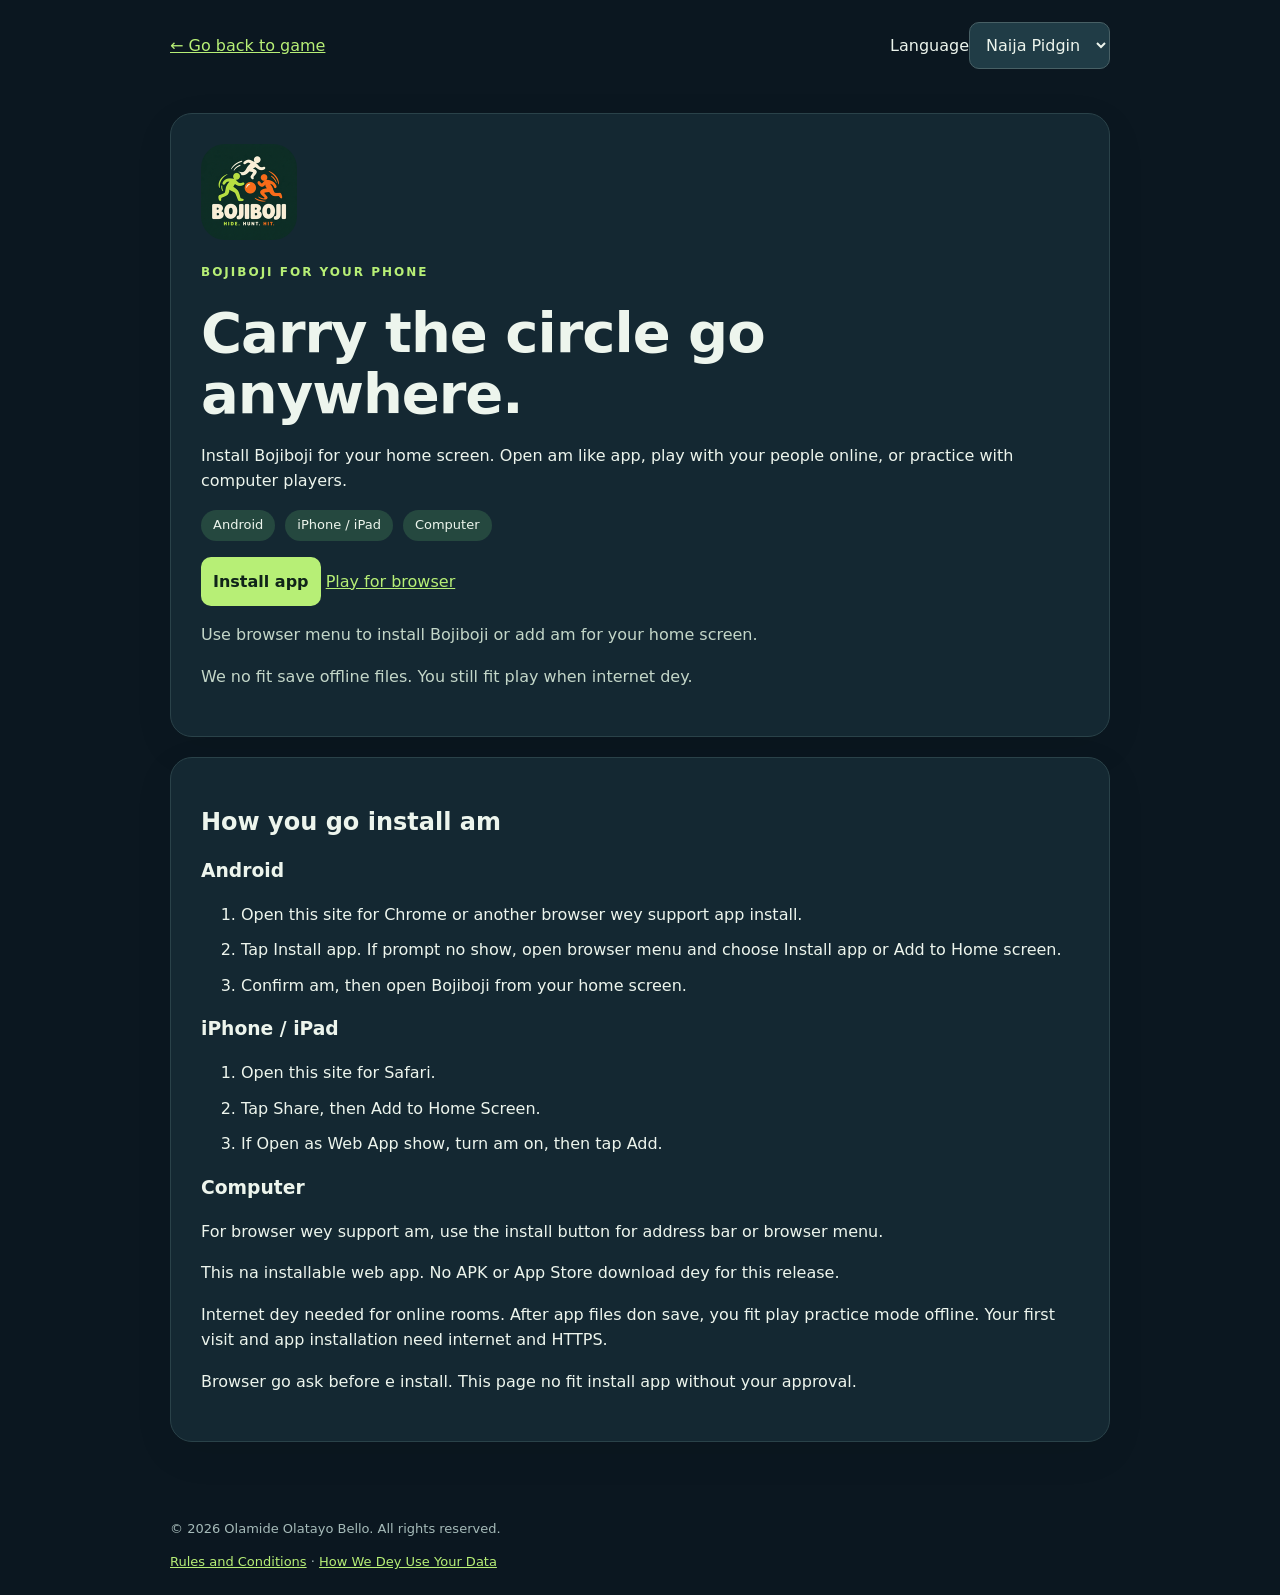
<file: install.html>
<!doctype html><html lang="pcm"><head><meta charset="utf-8"><meta name="viewport" content="width=device-width,initial-scale=1,viewport-fit=cover"><meta name="theme-color" content="#142832"><meta name="apple-mobile-web-app-capable" content="yes"><meta name="apple-mobile-web-app-status-bar-style" content="black-translucent"><meta name="apple-mobile-web-app-title" content="Bojiboji"><link rel="manifest" href="/manifest.webmanifest"><link rel="apple-touch-icon" href="/assets/app-icon-180.png"><link rel="icon" href="/assets/boji-mark.svg"><link rel="stylesheet" href="/experience.css"><link rel="stylesheet" href="/mobile/mobile.css"><title>Install Bojiboji</title></head><body class="install-page"><header><a class="back" href="/">← Back to game</a><label>Language<select id="language"><option value="pcm">Naija Pidgin</option><option value="en">English</option></select></label></header><main><section class="install-card"><img class="app-icon" src="/assets/app-icon-192.png" width="96" height="96" alt="Bojiboji app icon"><span class="eyebrow">Bojiboji for your phone</span><h1>Carry the circle go anywhere.</h1><p>Install Bojiboji for your home screen. Open am like app, play with your people online, or practice with computer players.</p><p class="install-badges"><span>Android</span><span>iPhone / iPad</span><span>Computer</span></p><button id="installNow" class="primary">Install app</button> <a href="/#setup">Play for browser</a><p id="installStatus" role="status" aria-live="polite">We dey check how your device fit install the app.</p><p id="mobileNetwork" role="status"></p><button id="updateApp" hidden>Update app (reload)</button><p id="offlineStatus" role="status"></p></section><section class="install-card"><h2>How you go install am</h2><div id="androidGuide"><h3>Android</h3><ol><li>Open this site for Chrome or another browser wey support app install.</li><li>Tap Install app. If prompt no show, open browser menu and choose Install app or Add to Home screen.</li><li>Confirm am, then open Bojiboji from your home screen.</li></ol></div><div id="iosGuide"><h3>iPhone / iPad</h3><ol><li>Open this site for Safari.</li><li>Tap Share, then Add to Home Screen.</li><li>If Open as Web App show, turn am on, then tap Add.</li></ol></div><div id="desktopGuide"><h3>Computer</h3><p>For browser wey support am, use the install button for address bar or browser menu.</p></div><p>This na installable web app. No APK or App Store download dey for this release.</p><p>Internet dey needed for online rooms. After app files don save, you fit play practice mode offline. Your first visit and app installation need internet and HTTPS.</p><p>Browser go ask before e install. This page no fit install app without your approval.</p></section></main><footer><p>© 2026 Olamide Olatayo Bello. All rights reserved.</p><a href="/legal/terms.html">Rules and Conditions</a> · <a href="/legal/privacy.html">How We Dey Use Your Data</a></footer><script src="/locales/pcm.js"></script><script src="/i18n.js"></script><script src="/mobile/mobile.js"></script></body></html>
</file>
<file: experience.css>
:root{color-scheme:dark;--lime:#b7ef76}body{background:radial-gradient(ellipse at 10% 0,#20463d 0,transparent 48%),#0b1720}header{padding-top:26px}header h1{display:flex;gap:10px;align-items:center;letter-spacing:1px}header img{width:46px;height:46px}header small{display:block;margin-left:56px}section{box-shadow:0 12px 40px #00000012}button{transition:transform .15s,background .15s}button:hover:not(:disabled){transform:translateY(-2px);filter:brightness(1.1)}button:disabled{opacity:.4;cursor:not-allowed}button:focus-visible,input:focus-visible,select:focus-visible,summary:focus-visible{outline:3px solid #ffca6d;outline-offset:4px}.hero{display:grid;grid-template-columns:1fr 1.1fr;gap:32px;align-items:center;background:transparent;border:0;box-shadow:none;padding:24px 0 30px}.hero h2{font-size:clamp(36px,5vw,64px);line-height:1.03;letter-spacing:-2px;margin:16px 0}.hero h2 em{color:var(--lime);font-style:normal}.hero p{max-width:450px;color:#b4cbc1}.eyebrow{text-transform:uppercase;letter-spacing:3px;font-size:12px;color:var(--lime);font-weight:700}.hero img{width:100%;transform:rotate(-2deg);border-radius:24px;box-shadow:0 24px 60px #0004}.hero a{display:inline-block;color:#112d20;background:var(--lime);border-radius:12px;padding:13px 20px;font-weight:800;text-decoration:none}.toolbar{display:flex;gap:12px;flex-wrap:wrap;align-items:center}.toolbar label{margin:0}.toolbar select{max-width:165px}.room-list{display:flex;gap:8px;flex-wrap:wrap;margin-top:14px}.room-person{background:#203c46;border-radius:10px;padding:9px 12px;font-size:14px}.room-person b{color:#b7ef76}.room-person button{font-size:12px;padding:4px 7px;margin-left:8px}.stats{display:grid;grid-template-columns:repeat(3,1fr);gap:10px}.stat{padding:16px;background:#203b42;border-radius:12px;text-align:center}.stat strong{font-size:28px;display:block;color:#b7ef76}.stat span{font-size:12px;color:#a6bbb9}#history{padding-left:20px;color:#a6bbb9}#results{border-color:#9ec86d;background:linear-gradient(120deg,#2d4d36,#142832)}#results h2{font-size:32px}table{border-collapse:collapse;width:100%;font-size:14px}td,th{text-align:left;padding:10px 6px;border-bottom:1px solid #ffffff12}.game-tools{display:flex;gap:8px;flex-wrap:wrap;margin-top:16px}#arena:fullscreen{display:flex;align-items:center;justify-content:center;background:#0b1720}#arena:fullscreen canvas{width:auto;max-width:100vw;max-height:100vh;object-fit:contain}#arena:fullscreen #banner{top:20px}#timer.urgent{color:#ffae8b;box-shadow:0 0 0 2px #ef967655}#reduced:checked{accent-color:#b7ef76}@media(max-width:780px){.hero{grid-template-columns:1fr;gap:18px}.hero img{max-height:260px;object-fit:cover;transform:none}.hero h2{font-size:42px}.controls{flex-wrap:wrap}.toolbar label{width:100%}header>.pill{font-size:11px;max-width:120px}.game-tools button{flex:1}.stats{gap:6px}.stat{padding:10px}input[type=file]{width:100%;max-width:260px}.layout>section{min-width:0}}@media(prefers-reduced-motion:reduce){*{scroll-behavior:auto!important;transition:none!important}.hero img{transform:none}}

header img{width:64px;height:64px;border-radius:12px}header small{margin-left:74px}.hero img{aspect-ratio:1.65;object-fit:cover}

a{color:#b7ef76}footer nav{line-height:2}footer button{font-size:13px}

.language-picker{font-size:12px;color:#b4cbc1;gap:4px;margin:0 14px 0 auto}.language-picker select{font-size:14px;padding:8px;max-width:155px}header{flex-wrap:wrap;gap:10px}@media(max-width:600px){.language-picker{margin-left:auto;margin-right:0}header>.pill{display:none}}
</file>
<file: mobile/mobile.css>
body{padding-bottom:env(safe-area-inset-bottom);margin:0;background:#0b1720;color:#edf5ed;font:16px/1.6 system-ui}header,main,footer{max-width:940px;margin:auto;padding:22px}header{display:flex;justify-content:space-between;align-items:center;gap:16px}a{color:#b7ef76}button,select{font:inherit;padding:12px;border-radius:10px;border:1px solid #486065;background:#203c46;color:#edf5ed}button{cursor:pointer;font-weight:700}button.primary{background:#b7ef76;color:#102419;border:0}button:disabled{opacity:.6}h1{font-size:clamp(34px,7vw,56px);line-height:1.1;letter-spacing:-1px;margin:18px 0}h2,h3{line-height:1.3}.install-card{background:#142832;border:1px solid #2a4249;border-radius:22px;padding:30px;margin-bottom:20px}.app-icon{border-radius:24px;display:block;margin-bottom:18px}.eyebrow{color:#b7ef76;font-size:12px;letter-spacing:2px;text-transform:uppercase}.install-badges{display:flex;gap:10px;flex-wrap:wrap}.install-badges span{background:#25483f;padding:5px 12px;border-radius:30px;font-size:13px}.install-page li{margin:10px 0}.install-page footer{font-size:13px;color:#a6bbb9}.install-page #installStatus,.install-page #offlineStatus{color:#c3d6c8}.mobile-install-strip{display:flex;align-items:center;justify-content:space-between;gap:14px;flex-wrap:wrap}.mobile-install-strip a{background:#b7ef76;color:#102419;text-decoration:none;padding:12px 18px;border-radius:10px;font-weight:800}.mobile-install-strip p{margin:0;color:#aec8be}#mobileNetwork{font-size:14px;color:#efba66}#updateApp{background:#b7ef76;color:#102419}@media(max-width:600px){header,main,footer{padding:14px}.install-card{padding:22px}.install-page header{flex-wrap:wrap}.install-page header label{font-size:13px}}
</file>
